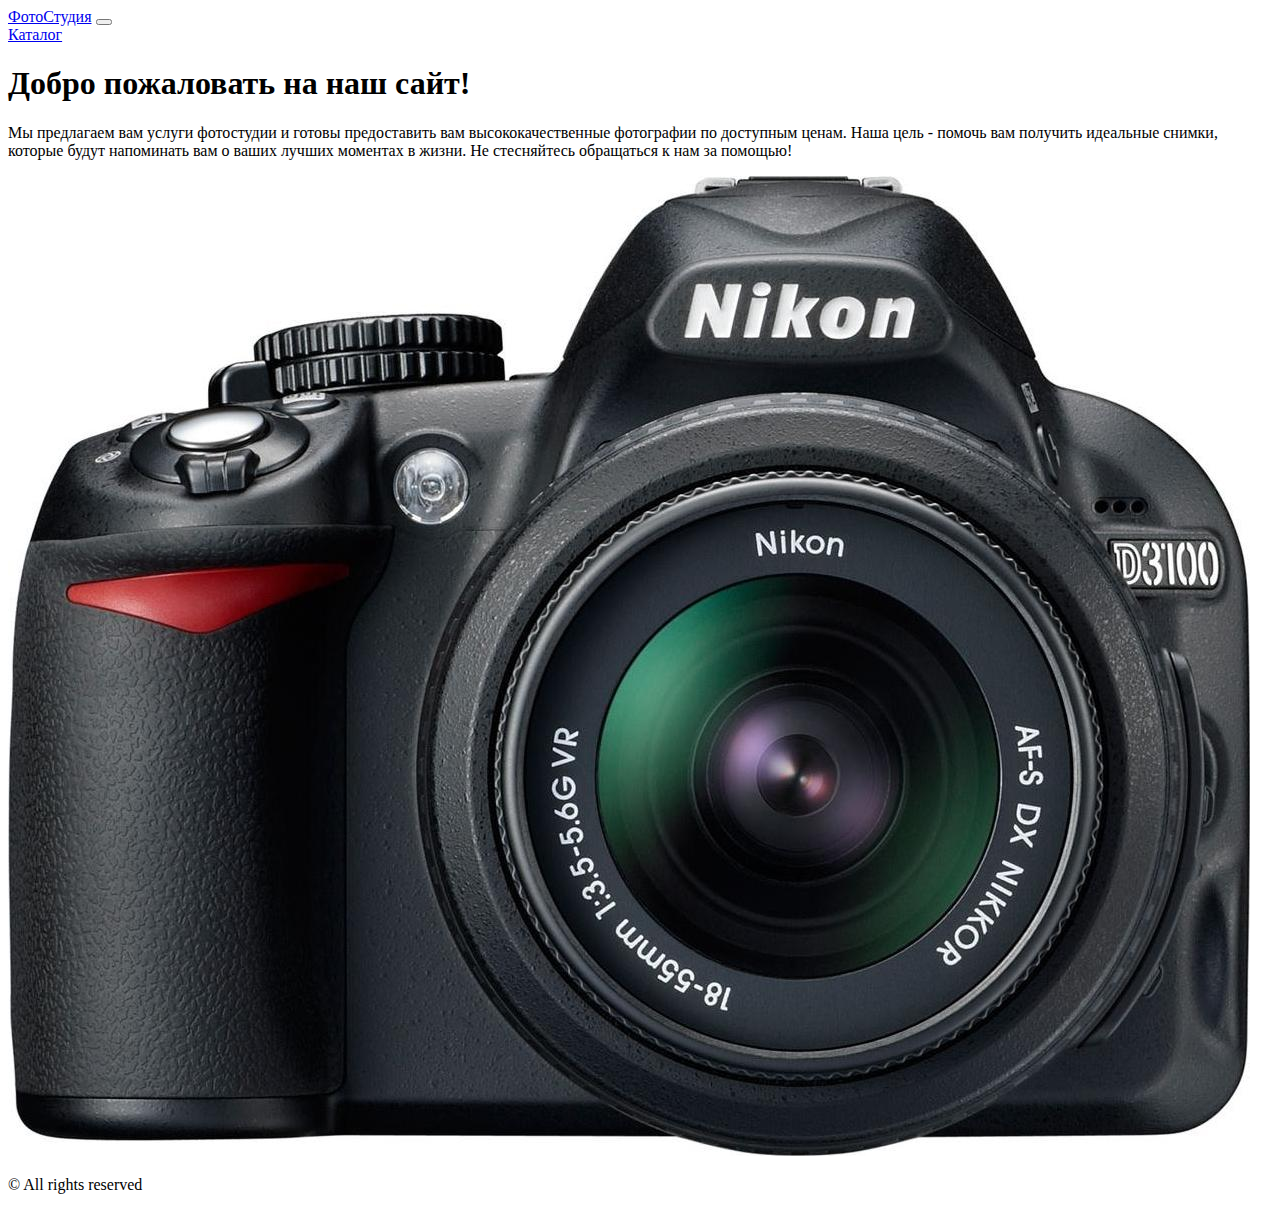
<file: index.html>
<!DOCTYPE html>
<html lang="en">
<head>
    <meta charset="UTF-8">
    <meta http-equiv="X-UA-Compatible" content="IE=edge">
    <meta name="viewport" content="width=device-width, initial-scale=1.0">
    <title>Photosession Studio</title>
    <link href="https://cdn.jsdelivr.net/npm/bootstrap@5.3.0-alpha1/dist/css/bootstrap.min.css" rel="stylesheet" integrity="sha384-GLhlTQ8iRABdZLl6O3oVMWSktQOp6b7In1Zl3/Jr59b6EGGoI1aFkw7cmDA6j6gD" crossorigin="anonymous">
    <link rel="stylesheet" href="css/style.css">
</head>
<body class="d-flex flex-column min-vh-100">
  <header>
    <nav class="navbar navbar-expand-sm bg-body-tertiary">
      <div class="container">
        <a class="navbar-brand" href="index.html">ФотоСтудия</a>
          <button class="navbar-toggler" type="button" data-bs-toggle="collapse" data-bs-target="#navbarNavAltMarkup" aria-controls="navbarNavAltMarkup" aria-expanded="false" aria-label="Toggle navigation">
          <span class="navbar-toggler-icon"></span>
        </button>
        <div class="collapse navbar-collapse" id="navbarNavAltMarkup">
          <div class="navbar-nav">
            <a class="nav-link" href="catalog.html">Каталог</a>
          </div>
        </div>
      </div>
    </nav>
  </header>
  <section class="mt-5">
    <div class="container">
      <div class="row align-items-center">
        <div class="col-sm-8">
          <h1>Добро пожаловать на наш сайт!</h1>
          <p>Мы предлагаем вам услуги фотостудии и готовы предоставить вам высококачественные фотографии по доступным ценам.
             Наша цель - помочь вам получить идеальные снимки, которые будут напоминать вам о ваших лучших моментах в жизни. Не стесняйтесь обращаться к нам за помощью!
          </p>
        </div>
        <div class="col-sm-4">
          <img class="w-100" src="img/indexPhoto.jpg" alt="indexPhoto">
        </div>
      </div>
    </div>
  </section>
  <footer class="mt-auto">
    <div class="container">
      <p class="text-center text-muted">© All rights reserved</p>
    </div>
  </footer>
  <script src="https://cdn.jsdelivr.net/npm/bootstrap@5.1.3/dist/js/bootstrap.bundle.min.js" integrity="sha384-ka7Sk0Gln4gmtz2MlQnikT1wXgYsOg+OMhuP+IlRH9sENBO0LRn5q+8nbTov4+1p" crossorigin="anonymous"></script>
</body>
</html>
</file>
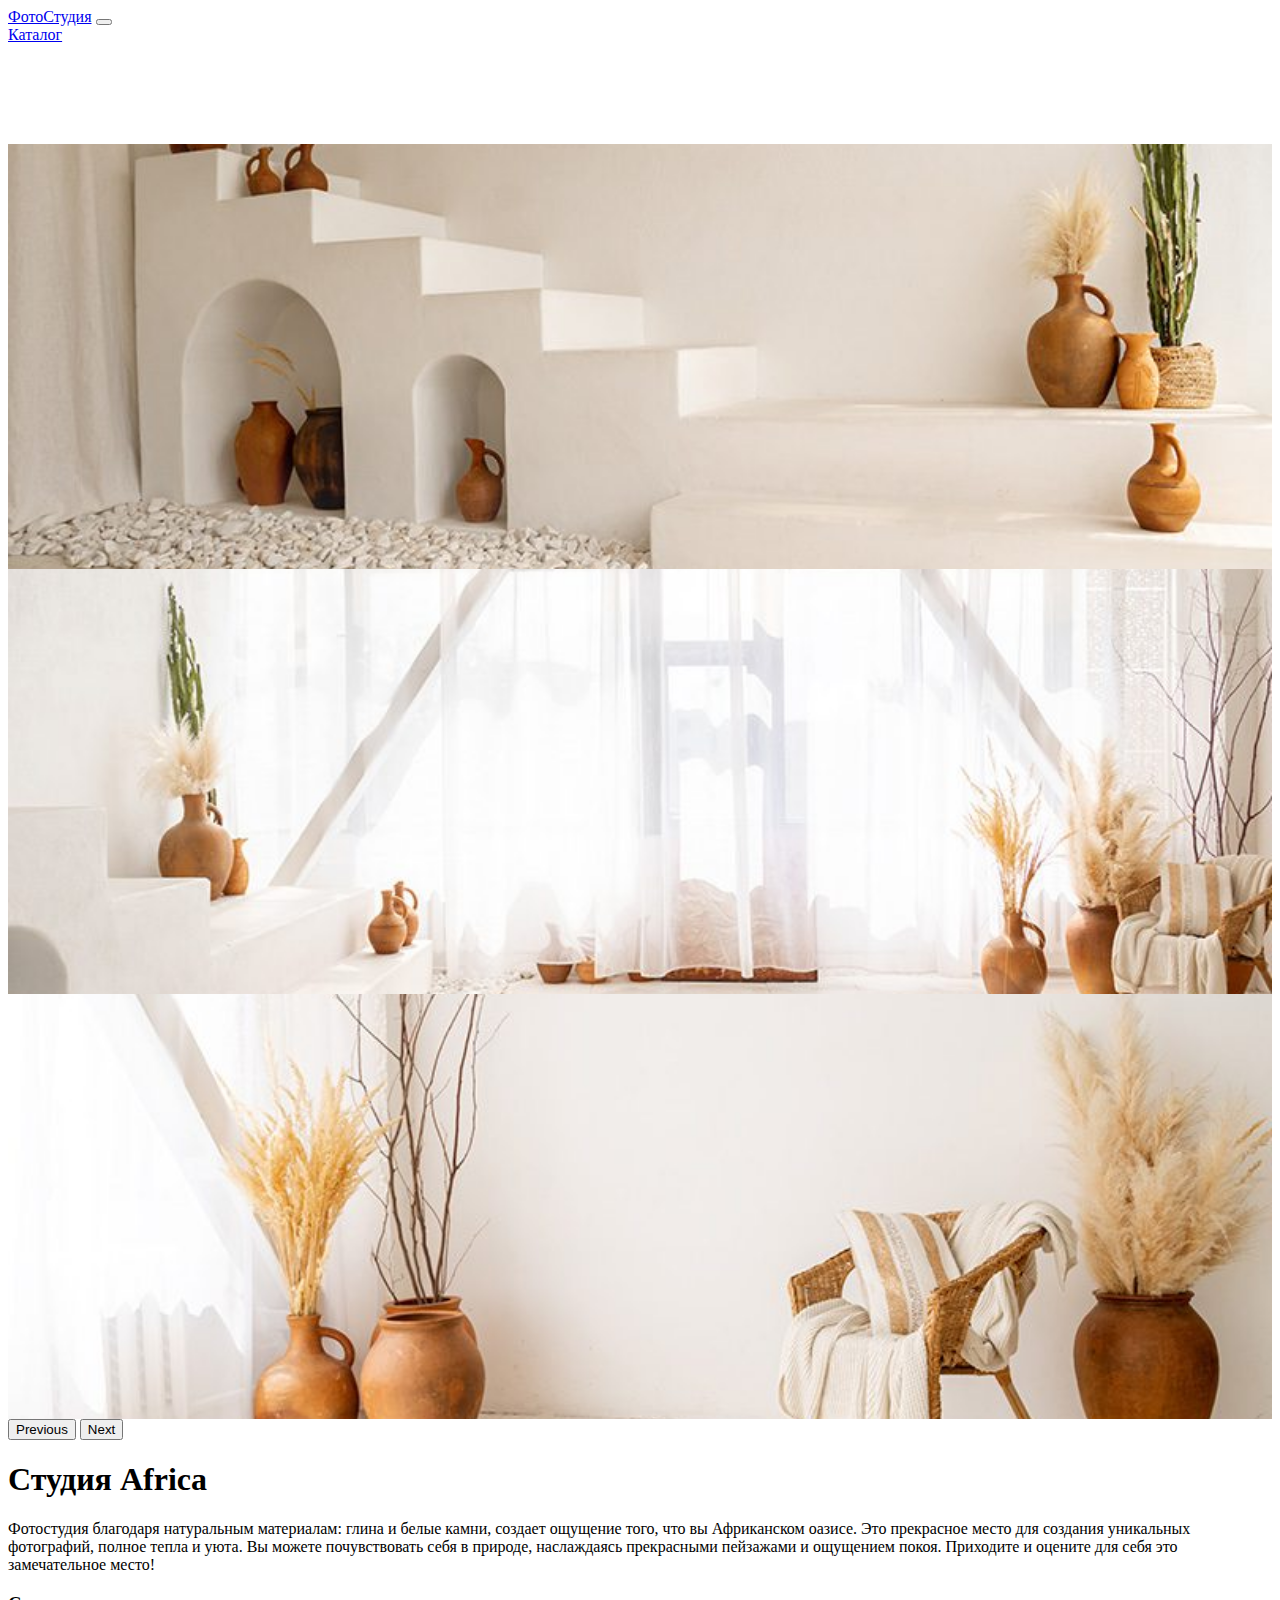
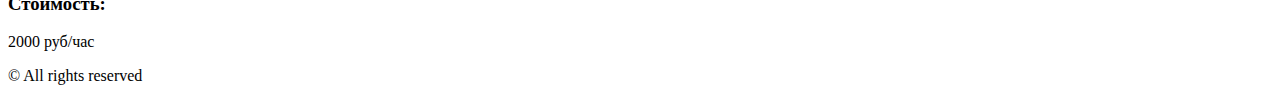
<file: africaRoom.html>
<!DOCTYPE html>
<html lang="en">
<head>
    <meta charset="UTF-8">
    <meta http-equiv="X-UA-Compatible" content="IE=edge">
    <meta name="viewport" content="width=device-width, initial-scale=1.0">
    <title>Photosession Studio</title>
    <link href="https://cdn.jsdelivr.net/npm/bootstrap@5.3.0-alpha1/dist/css/bootstrap.min.css" rel="stylesheet" integrity="sha384-GLhlTQ8iRABdZLl6O3oVMWSktQOp6b7In1Zl3/Jr59b6EGGoI1aFkw7cmDA6j6gD" crossorigin="anonymous">
    <link rel="stylesheet" href="css/style.css">
</head>
<body class="d-flex flex-column min-vh-100">
  <header>
    <nav class="navbar navbar-expand-lg bg-body-tertiary">
      <div class="container">
        <a class="navbar-brand" href="index.html">ФотоСтудия</a>
        <button class="navbar-toggler" type="button" data-bs-toggle="collapse" data-bs-target="#navbarNavAltMarkup" aria-controls="navbarNavAltMarkup" aria-expanded="false" aria-label="Toggle navigation">
          <span class="navbar-toggler-icon"></span>
        </button>
        <div class="collapse navbar-collapse" id="navbarNavAltMarkup">
          <div class="navbar-nav">
            <a class="nav-link" href="catalog.html">Каталог</a>
          </div>
        </div>
      </div>
    </nav>
  </header>
  <section class="main-content">
    <div class="container text-center">
      <div class="row">
        <div class="col-lg-6 mb-5">
          <div id="carouselExample" class="carousel slide">
            <div class="carousel-inner">
              <div class="carousel-item active">
                <img src="img/africaRoom1.jpg" class="d-block w-100" alt="africaRoom1">
              </div>
              <div class="carousel-item">
                <img src="img/africaRoom2.jpg" class="d-block w-100" alt="africaRoom2">
              </div>
              <div class="carousel-item">
                <img src="img/africaRoom3.jpg" class="d-block w-100" alt="africaRoom3">
              </div>
            </div>
            <button class="carousel-control-prev" type="button" data-bs-target="#carouselExample" data-bs-slide="prev">
              <span class="carousel-control-prev-icon" aria-hidden="true"></span>
              <span class="visually-hidden">Previous</span>
            </button>
            <button class="carousel-control-next" type="button" data-bs-target="#carouselExample" data-bs-slide="next">
              <span class="carousel-control-next-icon" aria-hidden="true"></span>
              <span class="visually-hidden">Next</span>
            </button>
          </div>
        </div>
        <div class="col-lg-6">
          <h1>Студия Africa</h1>
          <p>
              Фотостудия благодаря натуральным материалам: глина и белые камни, создает ощущение того, что вы Африканском оазисе. Это прекрасное место для создания уникальных фотографий, полное тепла и уюта. Вы можете почувствовать себя в природе, наслаждаясь прекрасными пейзажами и ощущением покоя. Приходите и оцените для себя это замечательное место!
          </p>
          <h3>Стоимость:</h3><p>2000 руб/час</p>
        </div>
      </div>
    </div>
  </section>
  <footer class="mt-auto">
    <div class="container">
      <p class="text-center text-muted">© All rights reserved</p>
    </div>
  </footer>
  <script src="https://cdn.jsdelivr.net/npm/bootstrap@5.1.3/dist/js/bootstrap.bundle.min.js" integrity="sha384-ka7Sk0Gln4gmtz2MlQnikT1wXgYsOg+OMhuP+IlRH9sENBO0LRn5q+8nbTov4+1p" crossorigin="anonymous"></script>
</body>
</html>
</file>
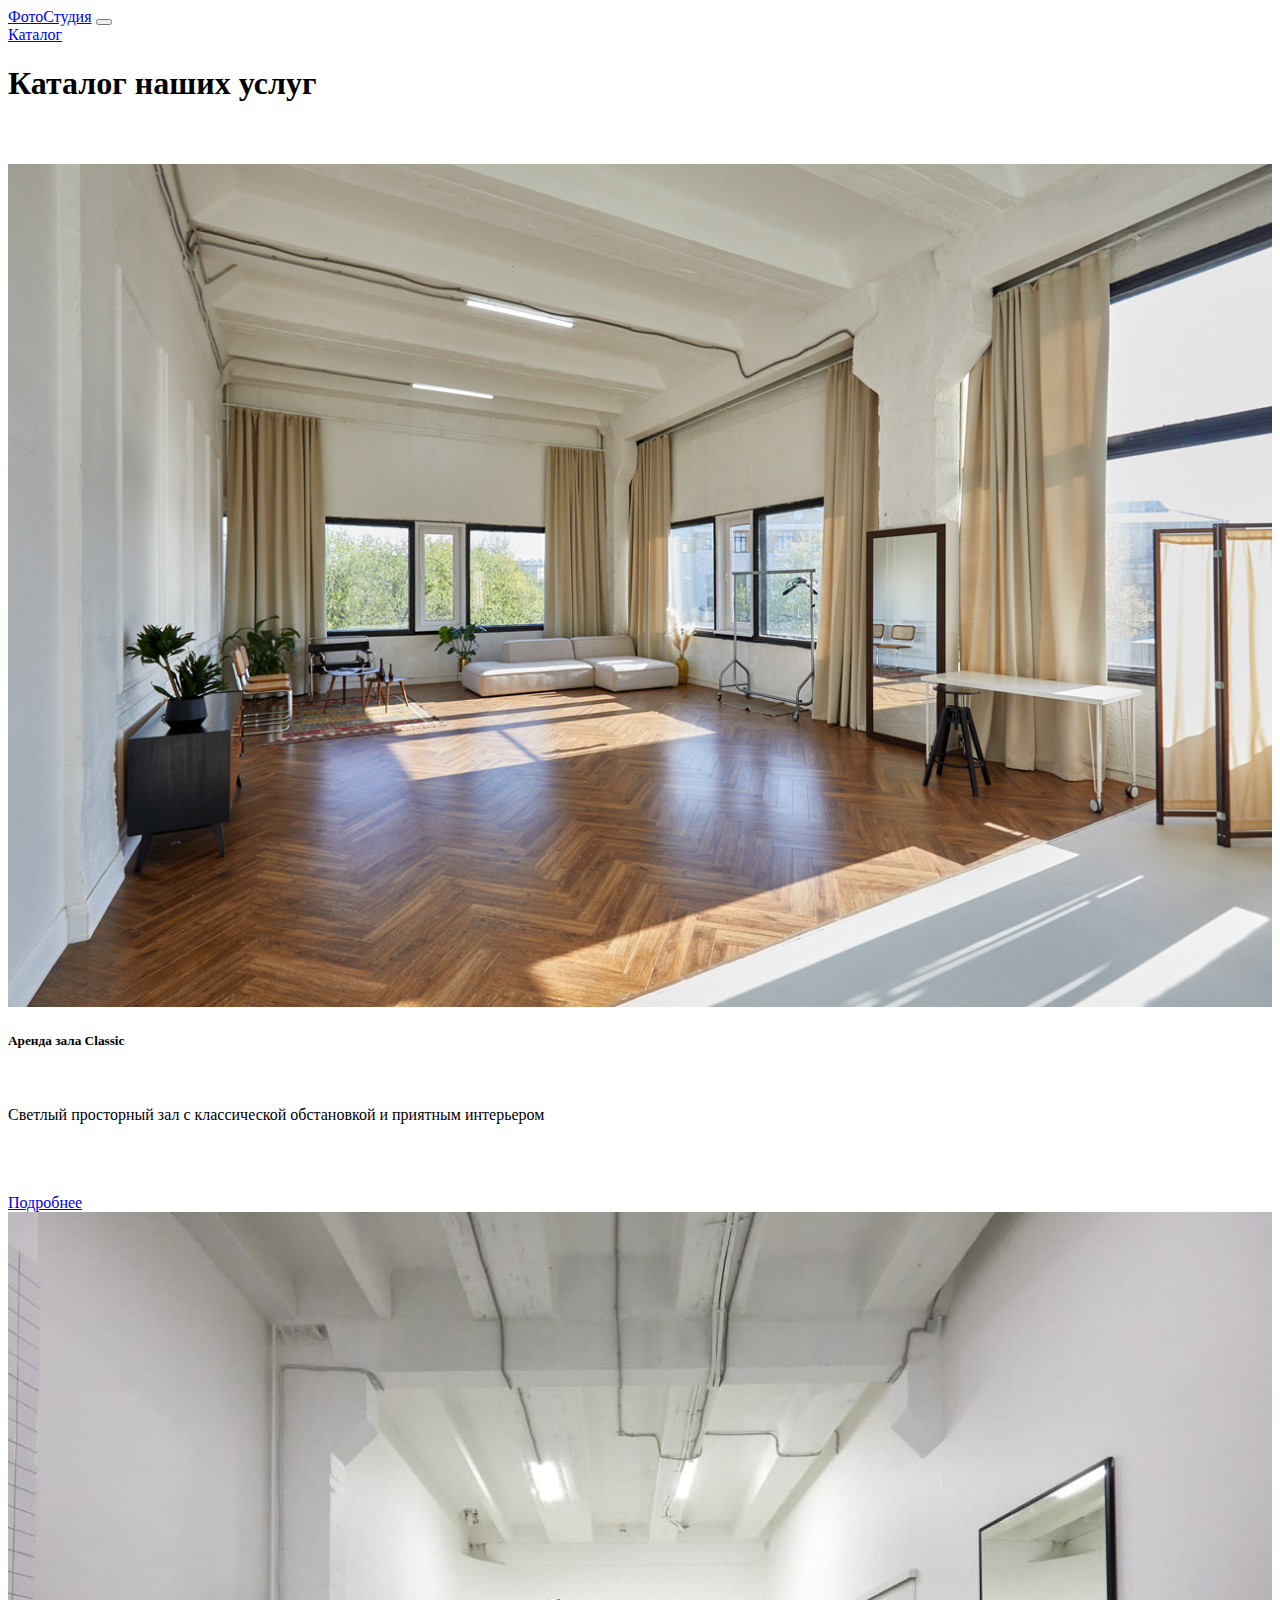
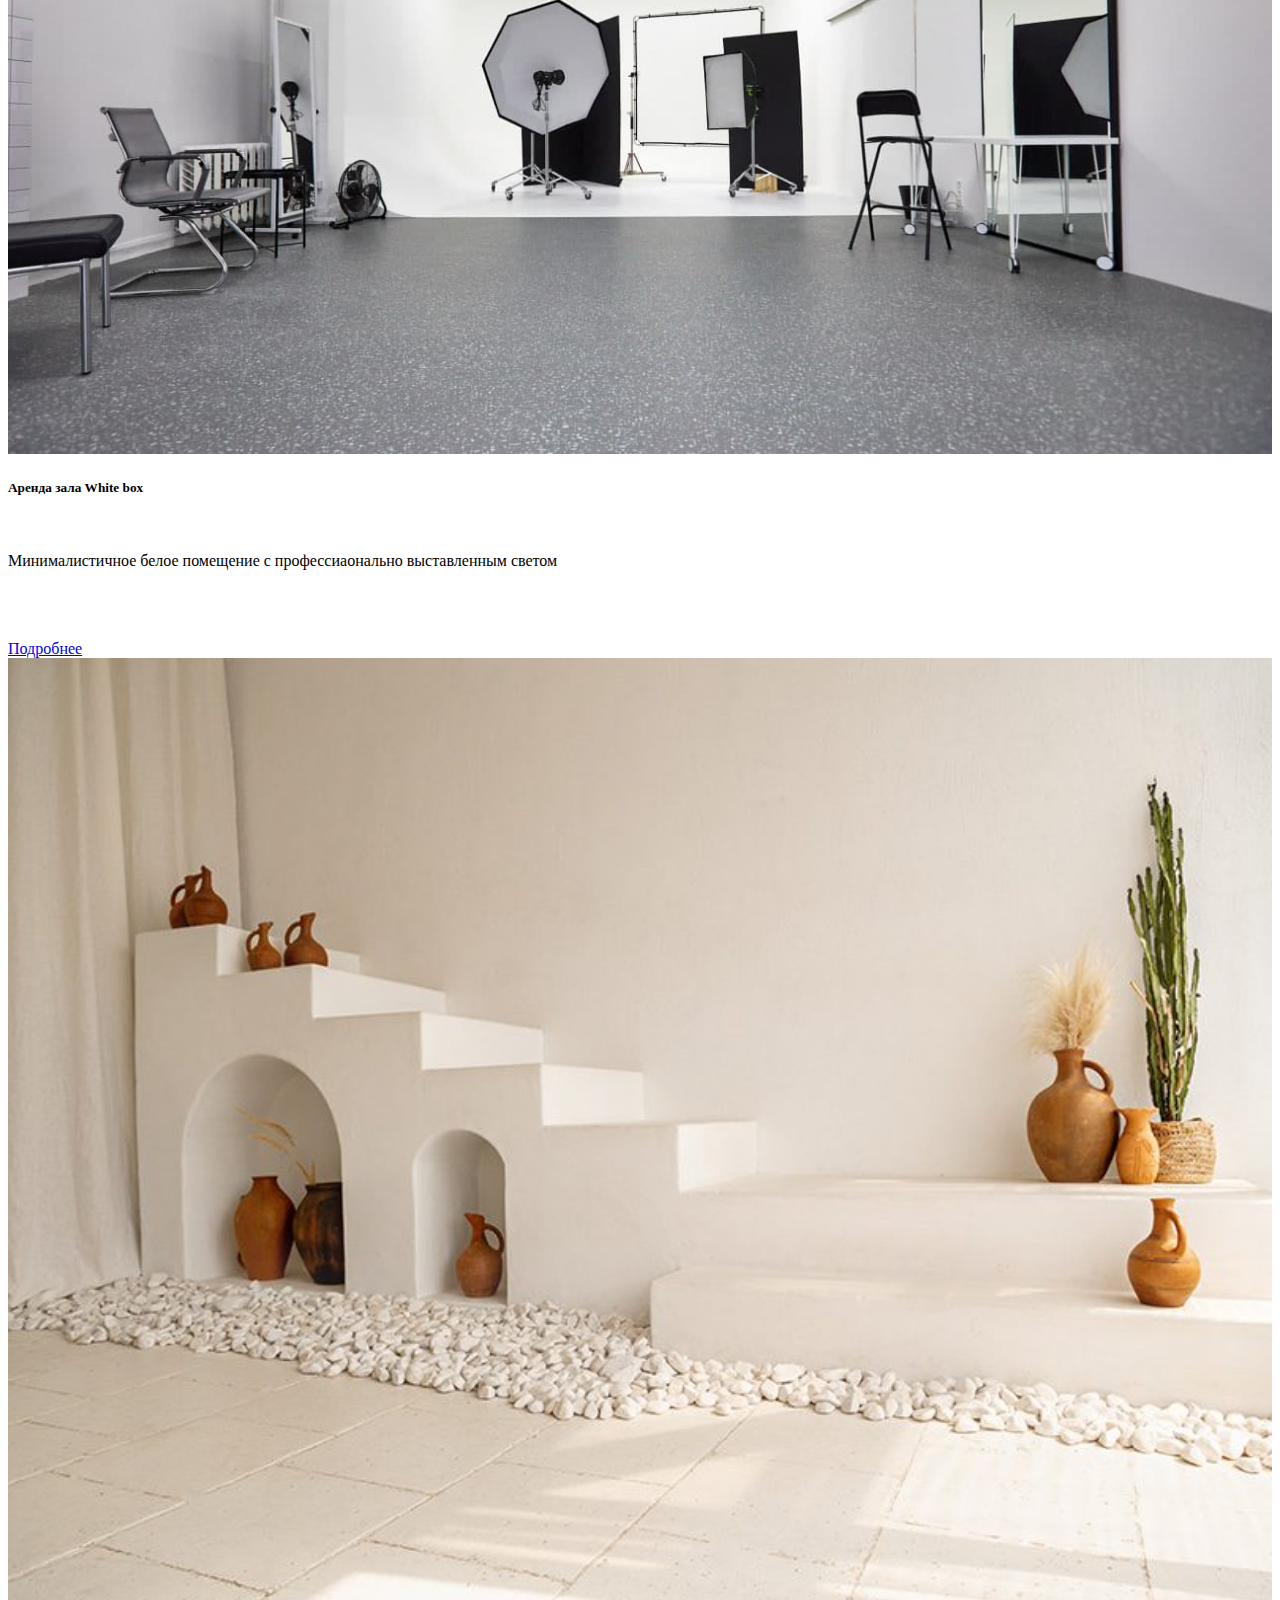
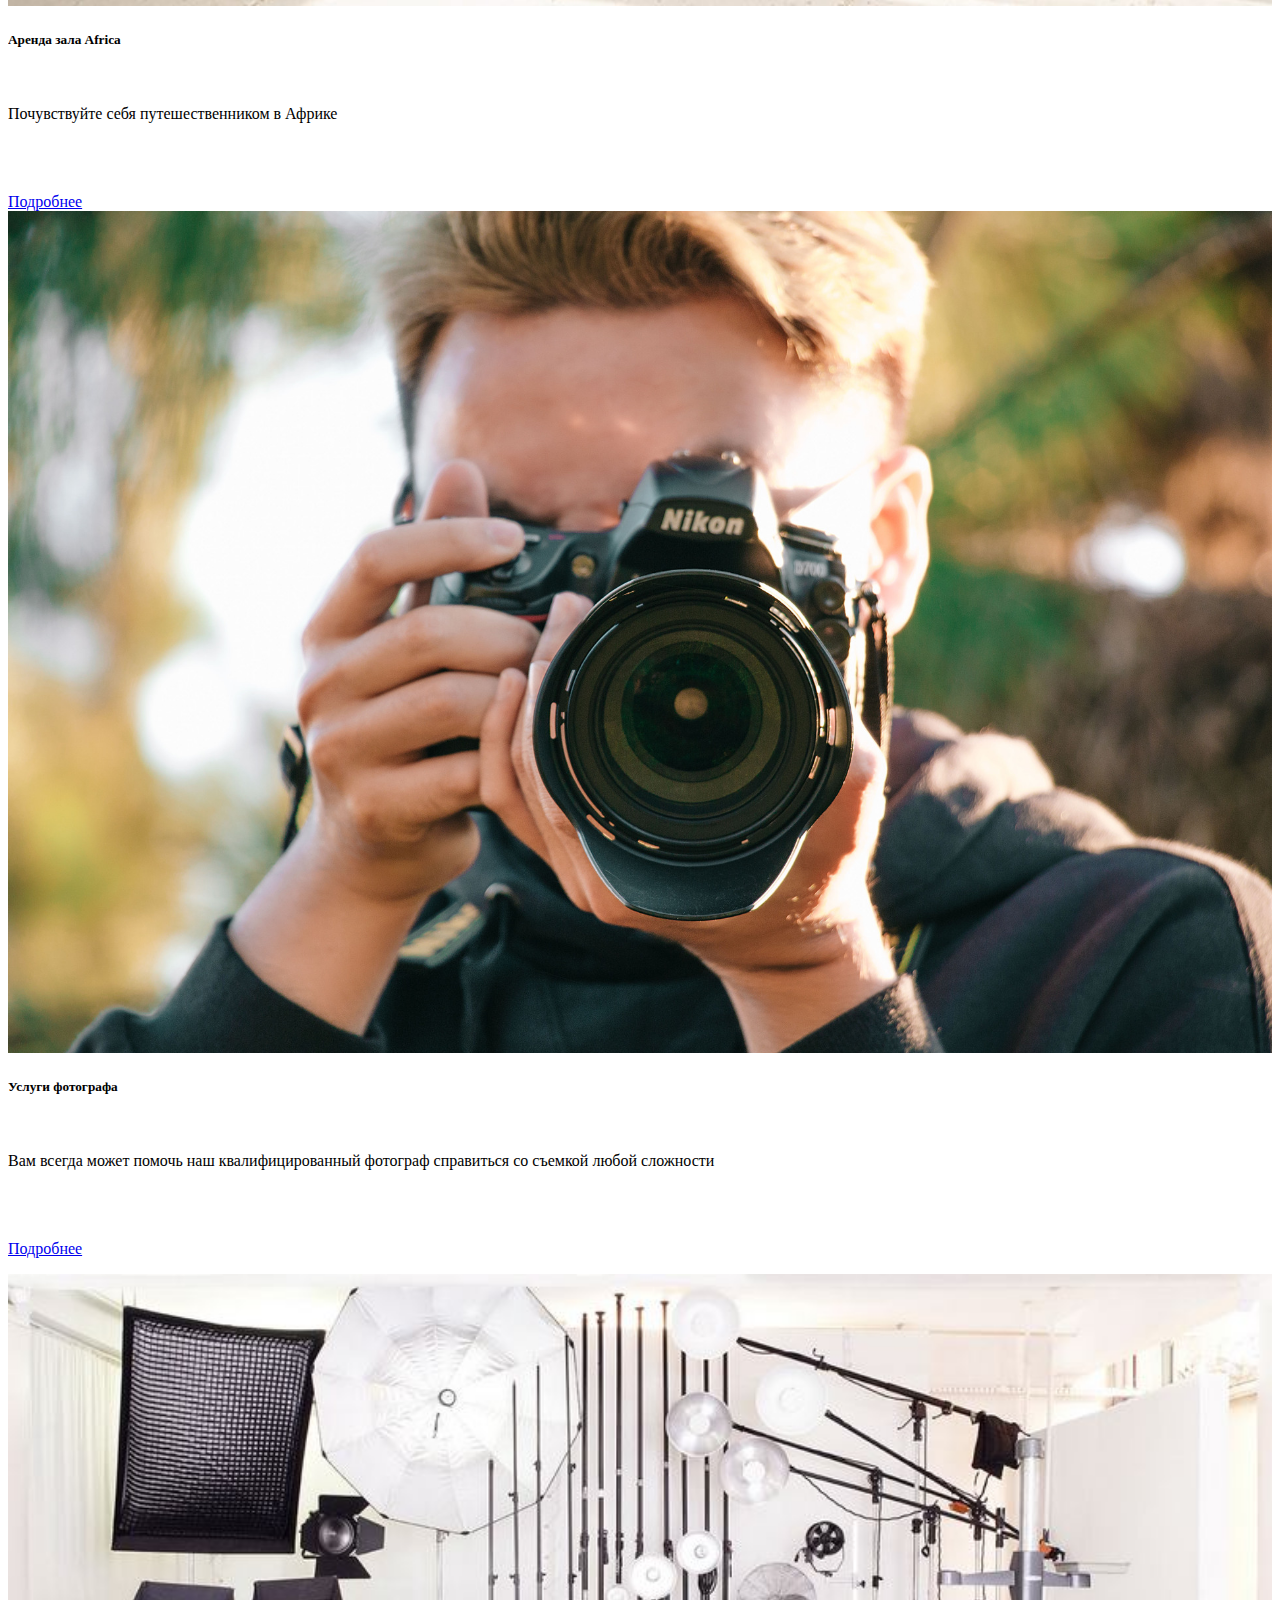
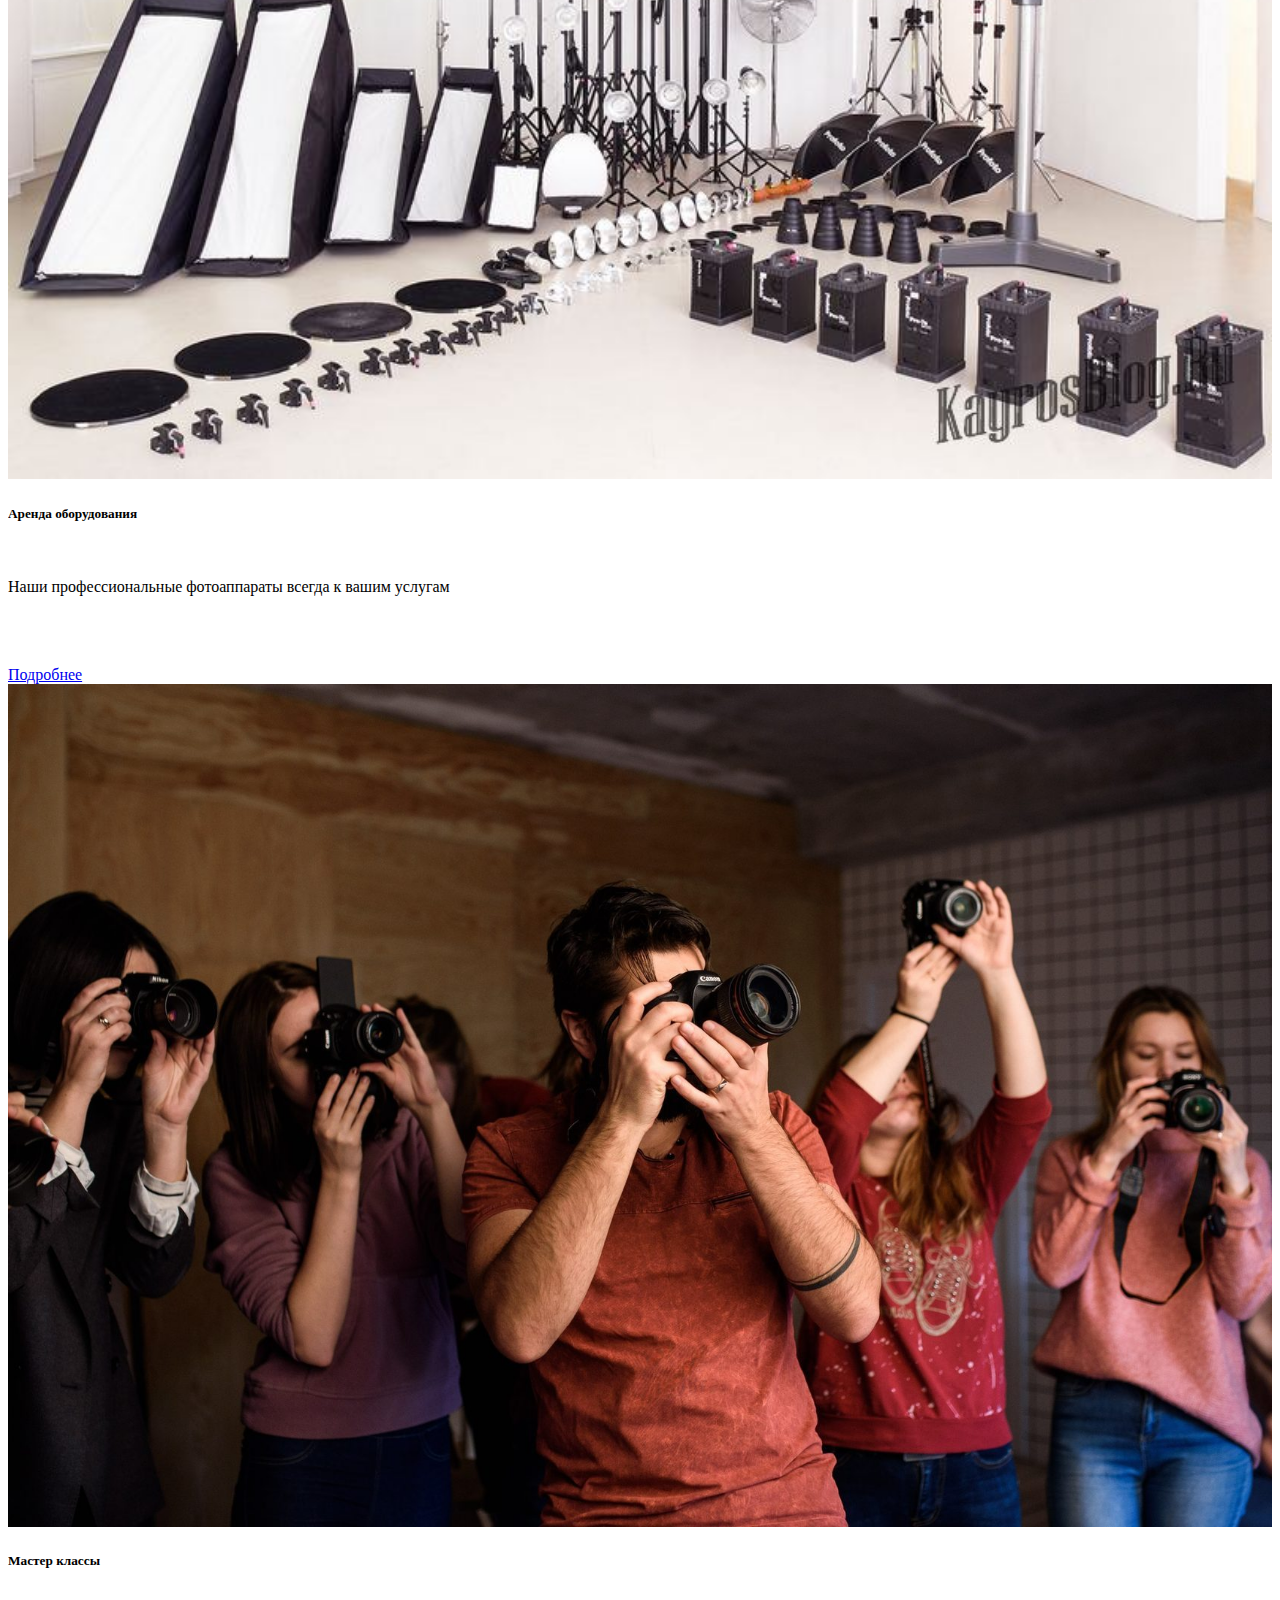
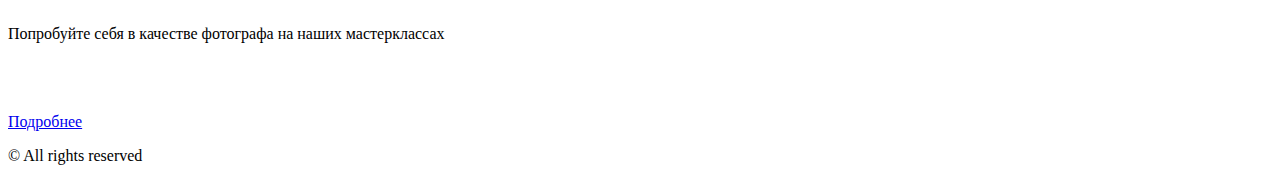
<file: catalog.html>
<!DOCTYPE html>
<html lang="en">
<head>
    <meta charset="UTF-8">
    <meta http-equiv="X-UA-Compatible" content="IE=edge">
    <meta name="viewport" content="width=device-width, initial-scale=1.0">
    <title>Photosession Studio</title>
    <link href="https://cdn.jsdelivr.net/npm/bootstrap@5.3.0-alpha1/dist/css/bootstrap.min.css" rel="stylesheet" integrity="sha384-GLhlTQ8iRABdZLl6O3oVMWSktQOp6b7In1Zl3/Jr59b6EGGoI1aFkw7cmDA6j6gD" crossorigin="anonymous">
    <link rel="stylesheet" href="css/style.css">
</head>
<body class="d-flex flex-column min-vh-100">
  <header>
    <nav class="navbar navbar-expand-sm bg-body-tertiary">
      <div class="container">
        <a class="navbar-brand" href="index.html">ФотоСтудия</a>
          <button class="navbar-toggler" type="button" data-bs-toggle="collapse" data-bs-target="#navbarNavAltMarkup" aria-controls="navbarNavAltMarkup" aria-expanded="false" aria-label="Toggle navigation">
          <span class="navbar-toggler-icon"></span>
        </button>
        <div class="collapse navbar-collapse" id="navbarNavAltMarkup">
          <div class="navbar-nav">
            <a class="nav-link" href="catalog.html">Каталог</a>
          </div>
        </div>
      </div>
    </nav>
  </header>
  <div class="container mt-5"> 
    <h1>Каталог наших услуг</h1> 
  </div>
  <section class="catalog">
    <div class="container">
      <div class="row">
        <div class="col-lg-4 mb-5">
          <div class="card">
            <picture class="wrapper-img">
              <img src="img/classicRoom1.jpg" class="card-img-top" alt="classicRoom1">
            </picture>
              <div class="card-body">
                <h5 class="card-title">Аренда зала Classic</h5>
                <p class="card-text">Светлый просторный зал с классической обстановкой и приятным интерьером</p>
                <a href="classicRoom.html" class="btn btn-primary">Подробнее</a>
              </div>
            </div>
        </div>
        <div class="col-lg-4 mb-5">
          <div class="card">
            <picture class="wrapper-img">
              <img src="img/whiteRoom1.jpg" class="card-img-top" alt="whiteRoom1">
            </picture>
              <div class="card-body">
                <h5 class="card-title">Аренда зала White box</h5>
                <p class="card-text">Минималистичное белое помещение с профессиаонально выставленным светом</p>
                <a href="whiteBoxRoom.html" class="btn btn-primary">Подробнее</a>
              </div>
          </div>
        </div>
        <div class="col-lg-4 mb-5">
          <div class="card">
            <picture class="wrapper-img">
              <img src="img/africaRoom1.jpg" class="card-img-top" alt="africaRoom1">
            </picture>
              <div class="card-body">
                <h5 class="card-title">Аренда зала Africa</h5>
                <p class="card-text">Почувствуйте себя путешественником в Африке</p>
                <a href="africaRoom.html" class="btn btn-primary">Подробнее</a>
              </div>
          </div>
        </div>
        <div class="col-lg-4 mb-5">
          <div class="card">
            <picture class="wrapper-img">
              <img src="img/photographServiceCatalog.jpg" class="card-img-top" alt="photographServiceCatalog">
            </picture>
              <div class="card-body">
                <h5 class="card-title">Услуги фотографа</h5>
                <p class="card-text">Вам всегда может помочь наш квалифицированный фотограф справиться со съемкой любой сложности<p>
                <a href="photographService.html" class="btn btn-primary">Подробнее</a>
              </div>
            </div>
        </div>
        <div class="col-lg-4 mb-5">
          <div class="card"> 
            <picture class="wrapper-img">
              <img src="img/rentEquipmentCatalog.jpg" class="card-img-top" alt="rentEquipmentCatalog">
            </picture>
              <div class="card-body">
                <h5 class="card-title">Аренда оборудования</h5>
                <p class="card-text">Наши профессиональные фотоаппараты всегда к вашим услугам</p>
                <a href="equipmentRent.html" class="btn btn-primary">Подробнее</a>
              </div>
            </div>
          </div>
        <div class="col-lg-4 mb-5">
          <div class="card">
            <picture class="wrapper-img">
              <img src="img/masterClassCatalog.jpg" class="card-img-top" alt="masterClassCatalog">
            </picture>
              <div class="card-body">
                <h5 class="card-title">Мастер классы</h5>
                <p class="card-text">Попробуйте себя в качестве фотографа на наших мастерклассах</p>
                <a href="masterClass.html" class="btn btn-primary">Подробнее</a>
              </div>
            </div>
        </div>
      </div>
    </div>
  </section>
    <footer class="mt-auto">
      <div class="container">
        <p class="text-center text-muted">© All rights reserved</p>
      </div>
    </footer>
    <script src="https://cdn.jsdelivr.net/npm/bootstrap@5.1.3/dist/js/bootstrap.bundle.min.js" integrity="sha384-ka7Sk0Gln4gmtz2MlQnikT1wXgYsOg+OMhuP+IlRH9sENBO0LRn5q+8nbTov4+1p" crossorigin="anonymous"></script>
</body>
</html>
</file>
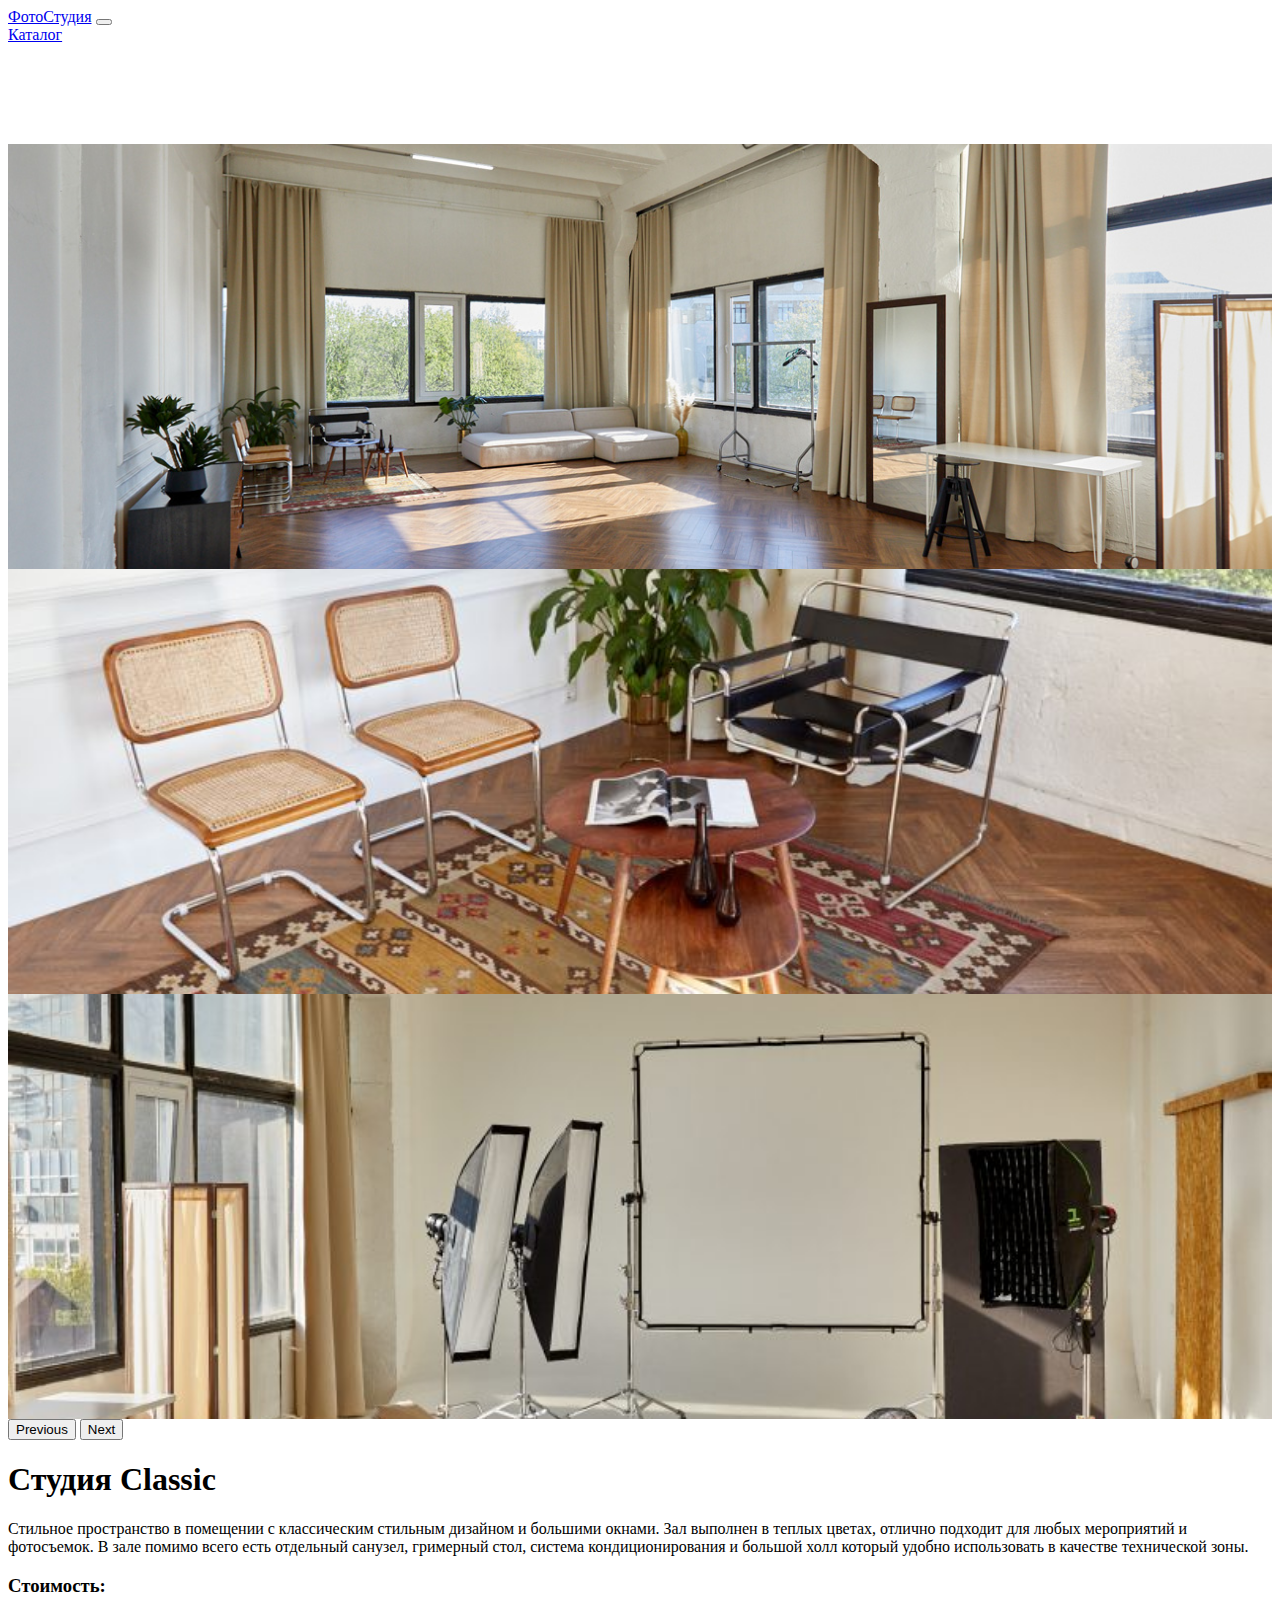
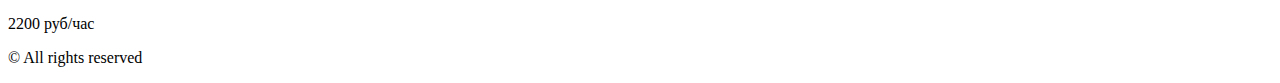
<file: classicRoom.html>
<!DOCTYPE html>
<html lang="en">
<head>
    <meta charset="UTF-8">
    <meta http-equiv="X-UA-Compatible" content="IE=edge">
    <meta name="viewport" content="width=device-width, initial-scale=1.0">
    <title>Photosession Studio</title>
    <link href="https://cdn.jsdelivr.net/npm/bootstrap@5.3.0-alpha1/dist/css/bootstrap.min.css" rel="stylesheet" integrity="sha384-GLhlTQ8iRABdZLl6O3oVMWSktQOp6b7In1Zl3/Jr59b6EGGoI1aFkw7cmDA6j6gD" crossorigin="anonymous">
    <link rel="stylesheet" href="css/style.css">
</head>
<body class="d-flex flex-column min-vh-100">
  <header>
    <nav class="navbar navbar-expand-lg bg-body-tertiary">
      <div class="container">
        <a class="navbar-brand" href="index.html">ФотоСтудия</a>
        <button class="navbar-toggler" type="button" data-bs-toggle="collapse" data-bs-target="#navbarNavAltMarkup" aria-controls="navbarNavAltMarkup" aria-expanded="false" aria-label="Toggle navigation">
          <span class="navbar-toggler-icon"></span>
        </button>
        <div class="collapse navbar-collapse" id="navbarNavAltMarkup">
          <div class="navbar-nav">
            <a class="nav-link" href="catalog.html">Каталог</a>
          </div>
        </div>
      </div>
    </nav>
  </header>
  <section class="main-content">
    <div class="container text-center">
      <div class="row">
        <div class="col-lg-6 mb-5">
          <div id="carouselExample" class="carousel slide">
            <div class="carousel-inner">
              <div class="carousel-item active">
                <img src="img/classicRoom1.jpg" class="d-block w-100" alt="classicRoom1">
              </div>
              <div class="carousel-item">
                <img src="img/classicRoom2.jpg" class="d-block w-100" alt="classicRoom2"> 
              </div>
              <div class="carousel-item">
                <img src="img/classicRoom3.jpg"" class="d-block w-100" alt="classicRoom3">
              </div>
            </div>
            <button class="carousel-control-prev" type="button" data-bs-target="#carouselExample" data-bs-slide="prev">
              <span class="carousel-control-prev-icon" aria-hidden="true"></span>
              <span class="visually-hidden">Previous</span>
            </button>
            <button class="carousel-control-next" type="button" data-bs-target="#carouselExample" data-bs-slide="next">
              <span class="carousel-control-next-icon" aria-hidden="true"></span>
              <span class="visually-hidden">Next</span>
            </button>
          </div>
        </div>
        <div class="col-lg-6">
          <h1>Студия Classic</h1>
          <p>
            Стильное пространство в помещении с классическим стильным дизайном и большими окнами. 
            Зал выполнен в теплых цветах, отлично подходит для любых мероприятий и фотосъемок. 
            В зале помимо всего есть отдельный санузел, гримерный стол, система кондиционирования и большой холл который удобно использовать в качестве технической зоны. 
          </p>
          <h3>Стоимость:</h3><p>2200 руб/час</p>
        </div>
      </div>
    </div>
  </section> 
  <footer class="mt-auto">
    <div class="container">
      <p class="text-center text-muted">© All rights reserved</p>
    </div>
  </footer>
  <script src="https://cdn.jsdelivr.net/npm/bootstrap@5.1.3/dist/js/bootstrap.bundle.min.js" integrity="sha384-ka7Sk0Gln4gmtz2MlQnikT1wXgYsOg+OMhuP+IlRH9sENBO0LRn5q+8nbTov4+1p" crossorigin="anonymous"></script>
</body>
</html>
</file>
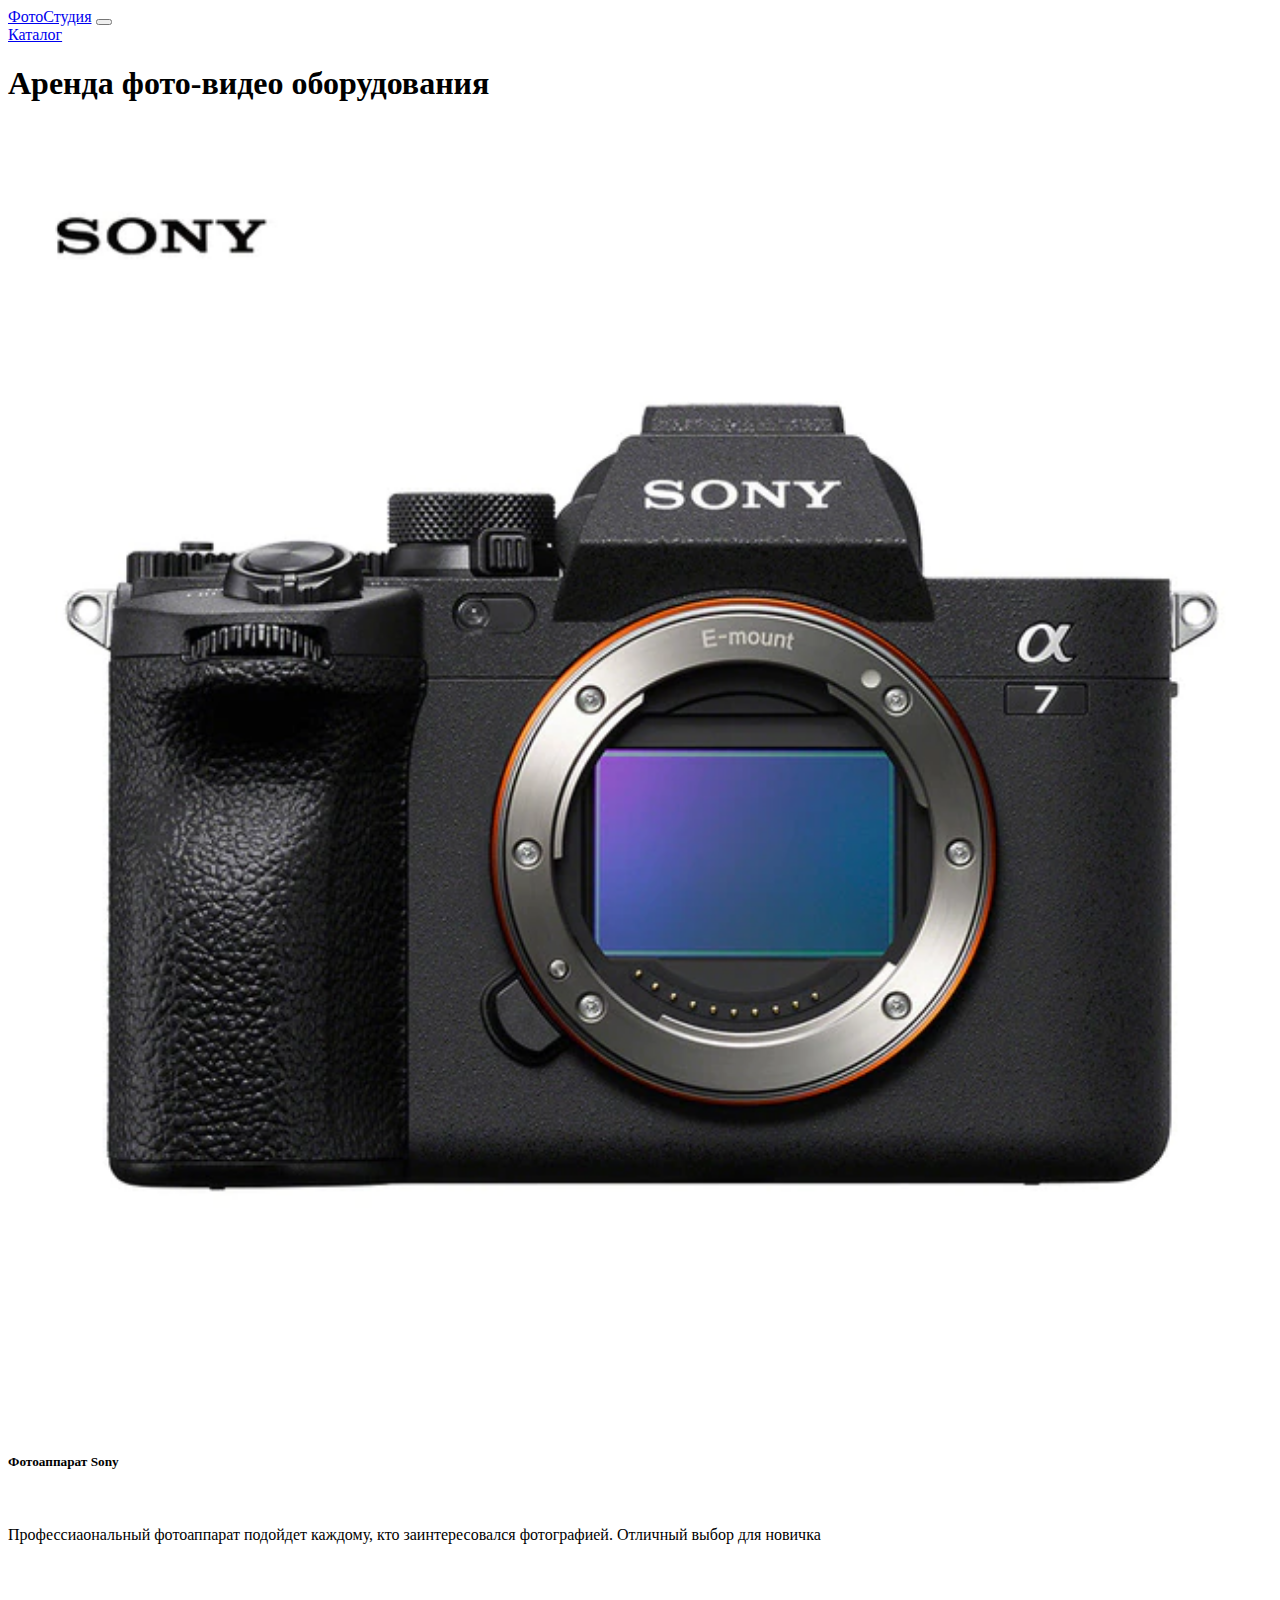
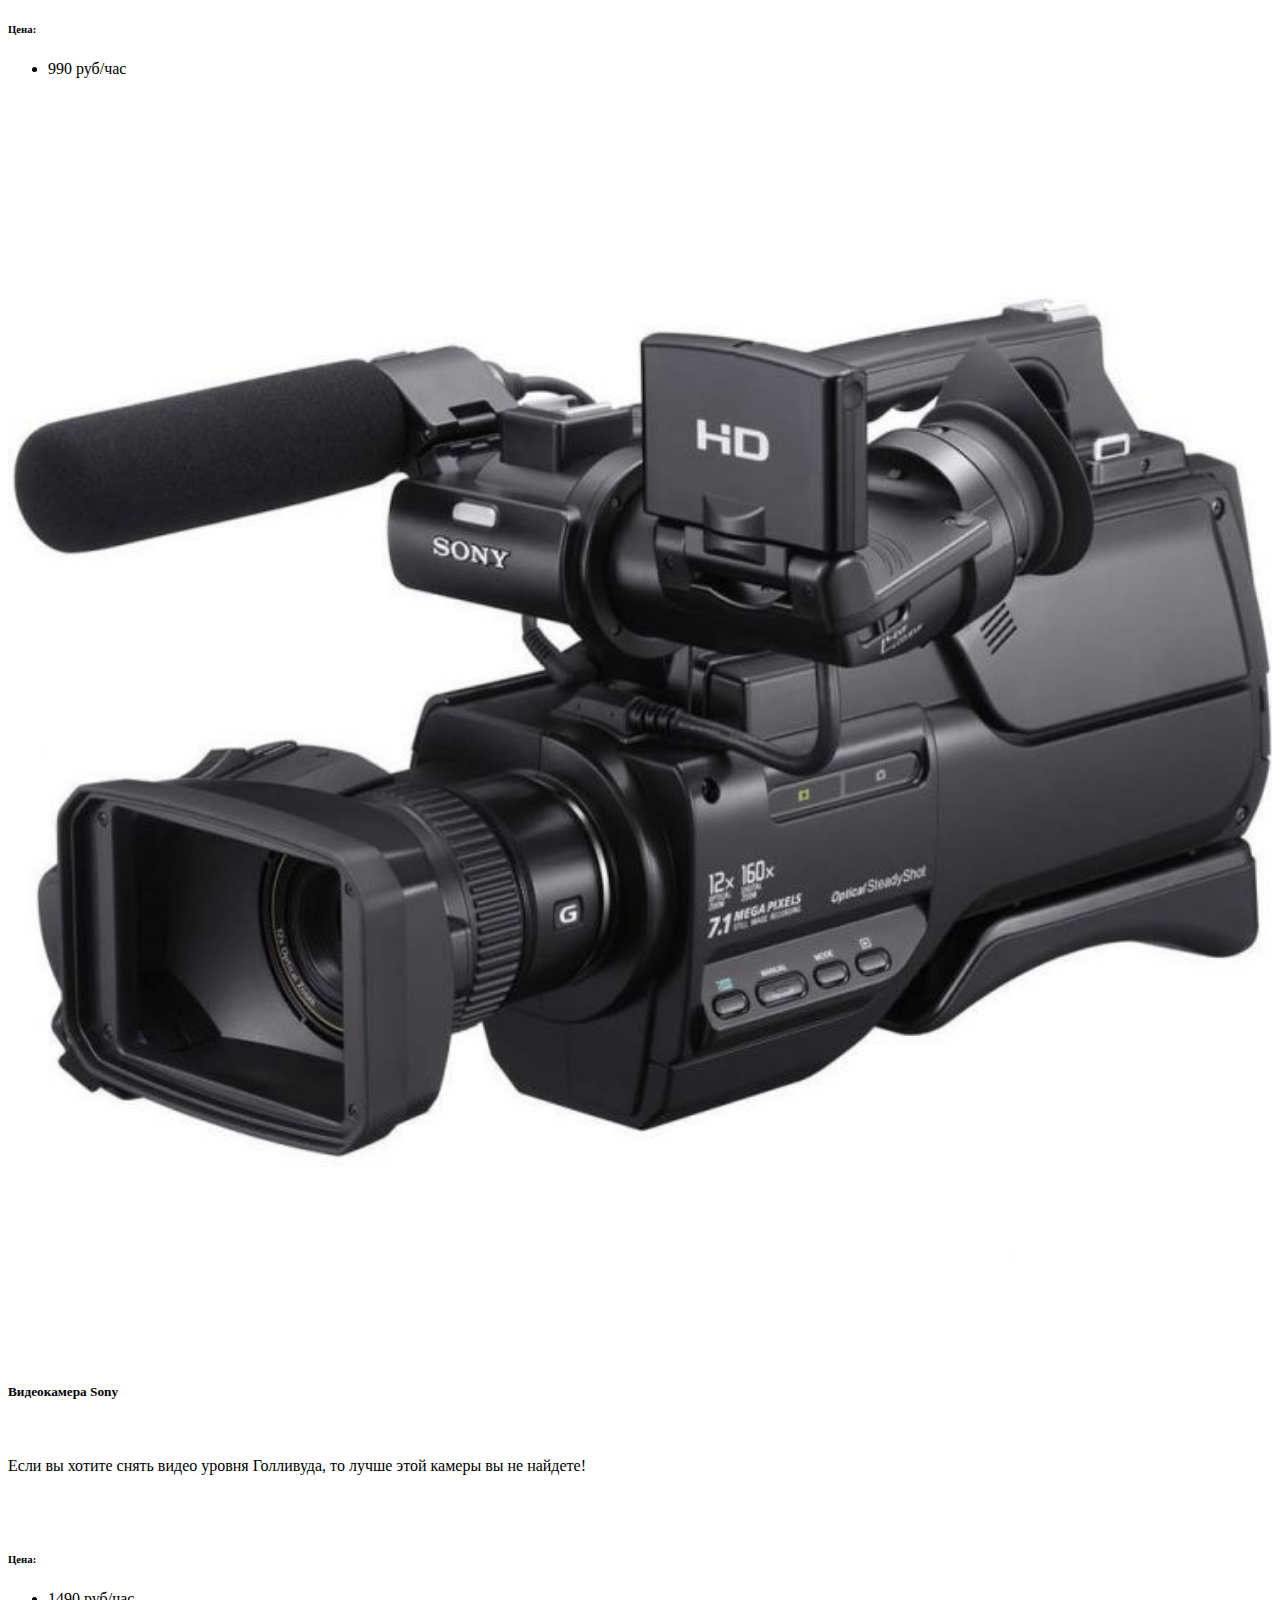
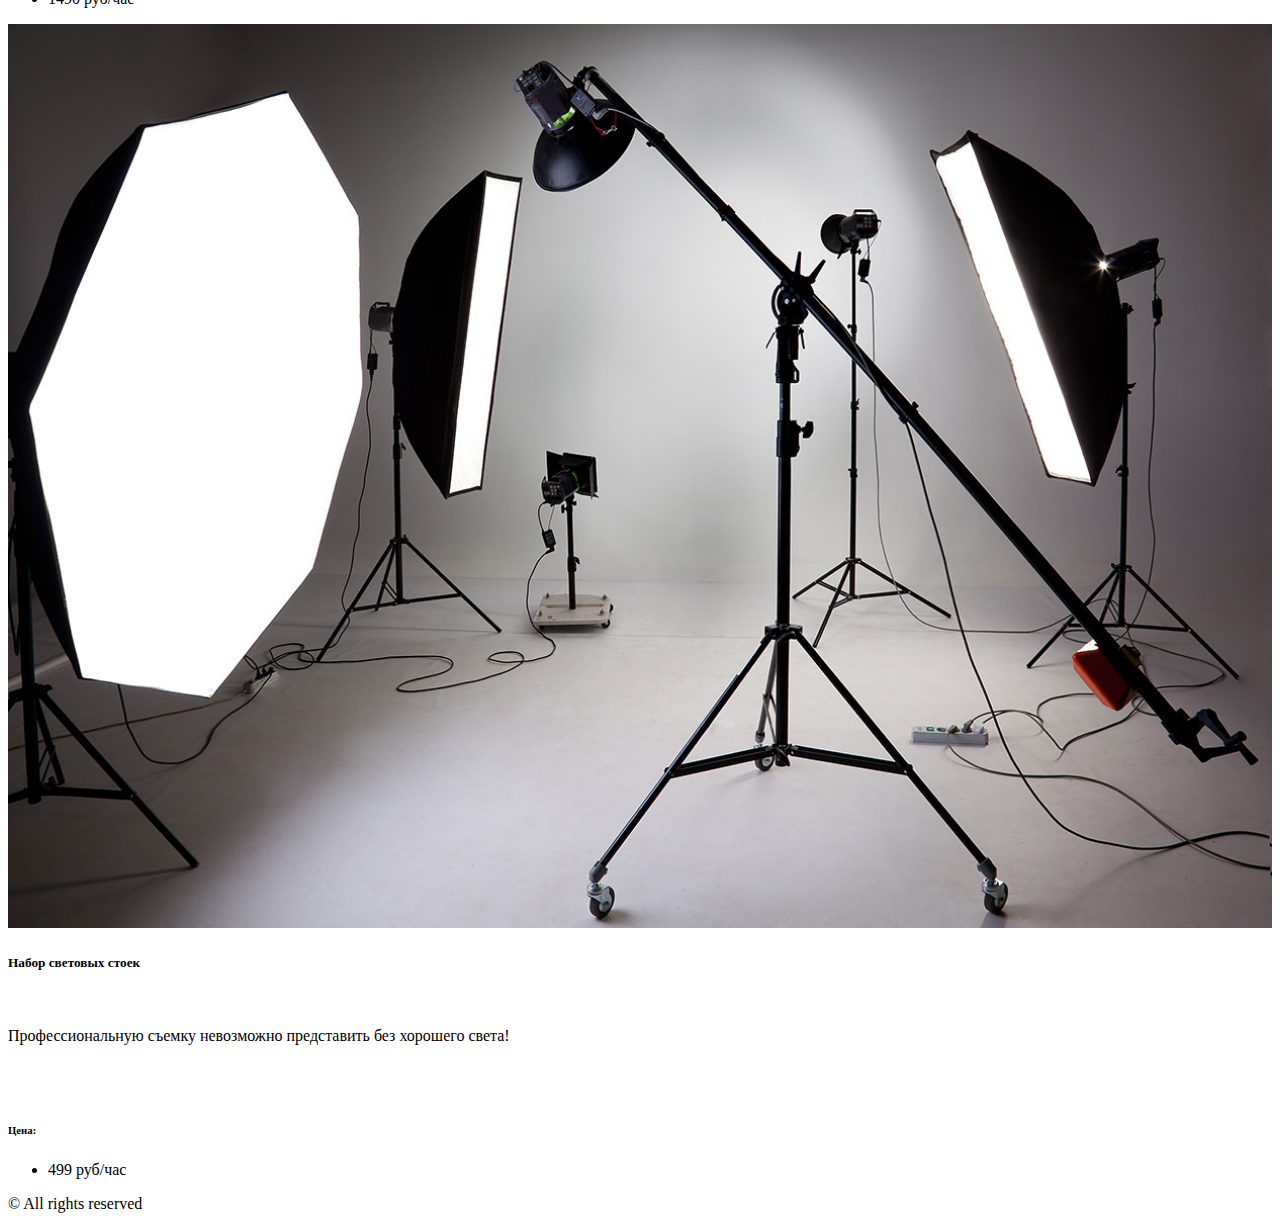
<file: equipmentRent.html>
<!DOCTYPE html>
<html lang="en">
<head>
    <meta charset="UTF-8">
    <meta http-equiv="X-UA-Compatible" content="IE=edge">
    <meta name="viewport" content="width=device-width, initial-scale=1.0">
    <title>Photosession Studio</title>
    <link href="https://cdn.jsdelivr.net/npm/bootstrap@5.3.0-alpha1/dist/css/bootstrap.min.css" rel="stylesheet" integrity="sha384-GLhlTQ8iRABdZLl6O3oVMWSktQOp6b7In1Zl3/Jr59b6EGGoI1aFkw7cmDA6j6gD" crossorigin="anonymous">
    <link rel="stylesheet" href="css/style.css">
</head>
<body class="d-flex flex-column min-vh-100">
  <header>
    <nav class="navbar navbar-expand-sm bg-body-tertiary">
      <div class="container">
        <a class="navbar-brand" href="index.html">ФотоСтудия</a>
          <button class="navbar-toggler" type="button" data-bs-toggle="collapse" data-bs-target="#navbarNavAltMarkup" aria-controls="navbarNavAltMarkup" aria-expanded="false" aria-label="Toggle navigation">
          <span class="navbar-toggler-icon"></span>
        </button>
        <div class="collapse navbar-collapse" id="navbarNavAltMarkup">
          <div class="navbar-nav">
            <a class="nav-link" href="catalog.html">Каталог</a>
          </div>
        </div>
      </div>
    </nav>
  </header>
  <div class="container mt-5"> 
    <h1>Аренда фото-видео оборудования</h1> 
  </div>
  <section class="catalog">
      <div class="container">
          <div class="row">
              <div class="col-lg-4 mb-5">
                  <div class="card">
                      <picture class="wrapper-img">
                      <img src="img/rentPhotocameraSony.webp" class="card-img-top" alt="rentPhotocameraSony">
                      </picture>
                      <div class="card-body">
                          <h5 class="card-title">Фотоаппарат Sony</h5>
                          <p class="card-text">Профессиаональный фотоаппарат подойдет каждому, кто заинтересовался фотографией. Отличный выбор для новичка</p>
                          <h6>Цена:</h6>
                          <ul>
                              <li>990 руб/час</li>
                          </ul>
                      </div>
                  </div>
              </div>
              <div class="col-lg-4 mb-5">
                  <div class="card">
                      <picture class="wrapper-img">
                      <img src="img/rentVideoCameraSony.jpg" class="card-img-top" alt="rentVideoCameraSony">
                      </picture>
                      <div class="card-body">
                          <h5 class="card-title">Видеокамера Sony</h5>
                          <p class="card-text">Если вы хотите снять видео уровня Голливуда, то лучше этой камеры вы не найдете!</p>
                          <h6>Цена:</h6>
                          <ul>
                              <li>1490 руб/час</li>
                          </ul>
                      </div>
                  </div>
              </div>
                  <div class="col-lg-4 mb-5">
                  <div class="card">
                      <picture class="wrapper-img">
                      <img src="img/rentLight.jpg" class="card-img-top" alt="rentLight">
                      </picture>
                      <div class="card-body">
                          <h5 class="card-title">Набор световых стоек</h5>
                          <p class="card-text">Профессиональную съемку невозможно представить без хорошего света!</p>
                          <h6>Цена:</h6>
                          <ul>
                              <li>499 руб/час</li>
                          </ul>
                      </div>
                  </div>
              </div>
          </div>
      </div>
  </section>
  <footer class="mt-auto">
    <div class="container">
      <p class="text-center text-muted">© All rights reserved</p>
    </div>
  </footer>
  <script src="https://cdn.jsdelivr.net/npm/bootstrap@5.1.3/dist/js/bootstrap.bundle.min.js" integrity="sha384-ka7Sk0Gln4gmtz2MlQnikT1wXgYsOg+OMhuP+IlRH9sENBO0LRn5q+8nbTov4+1p" crossorigin="anonymous"></script>
</body>
</html>
</file>
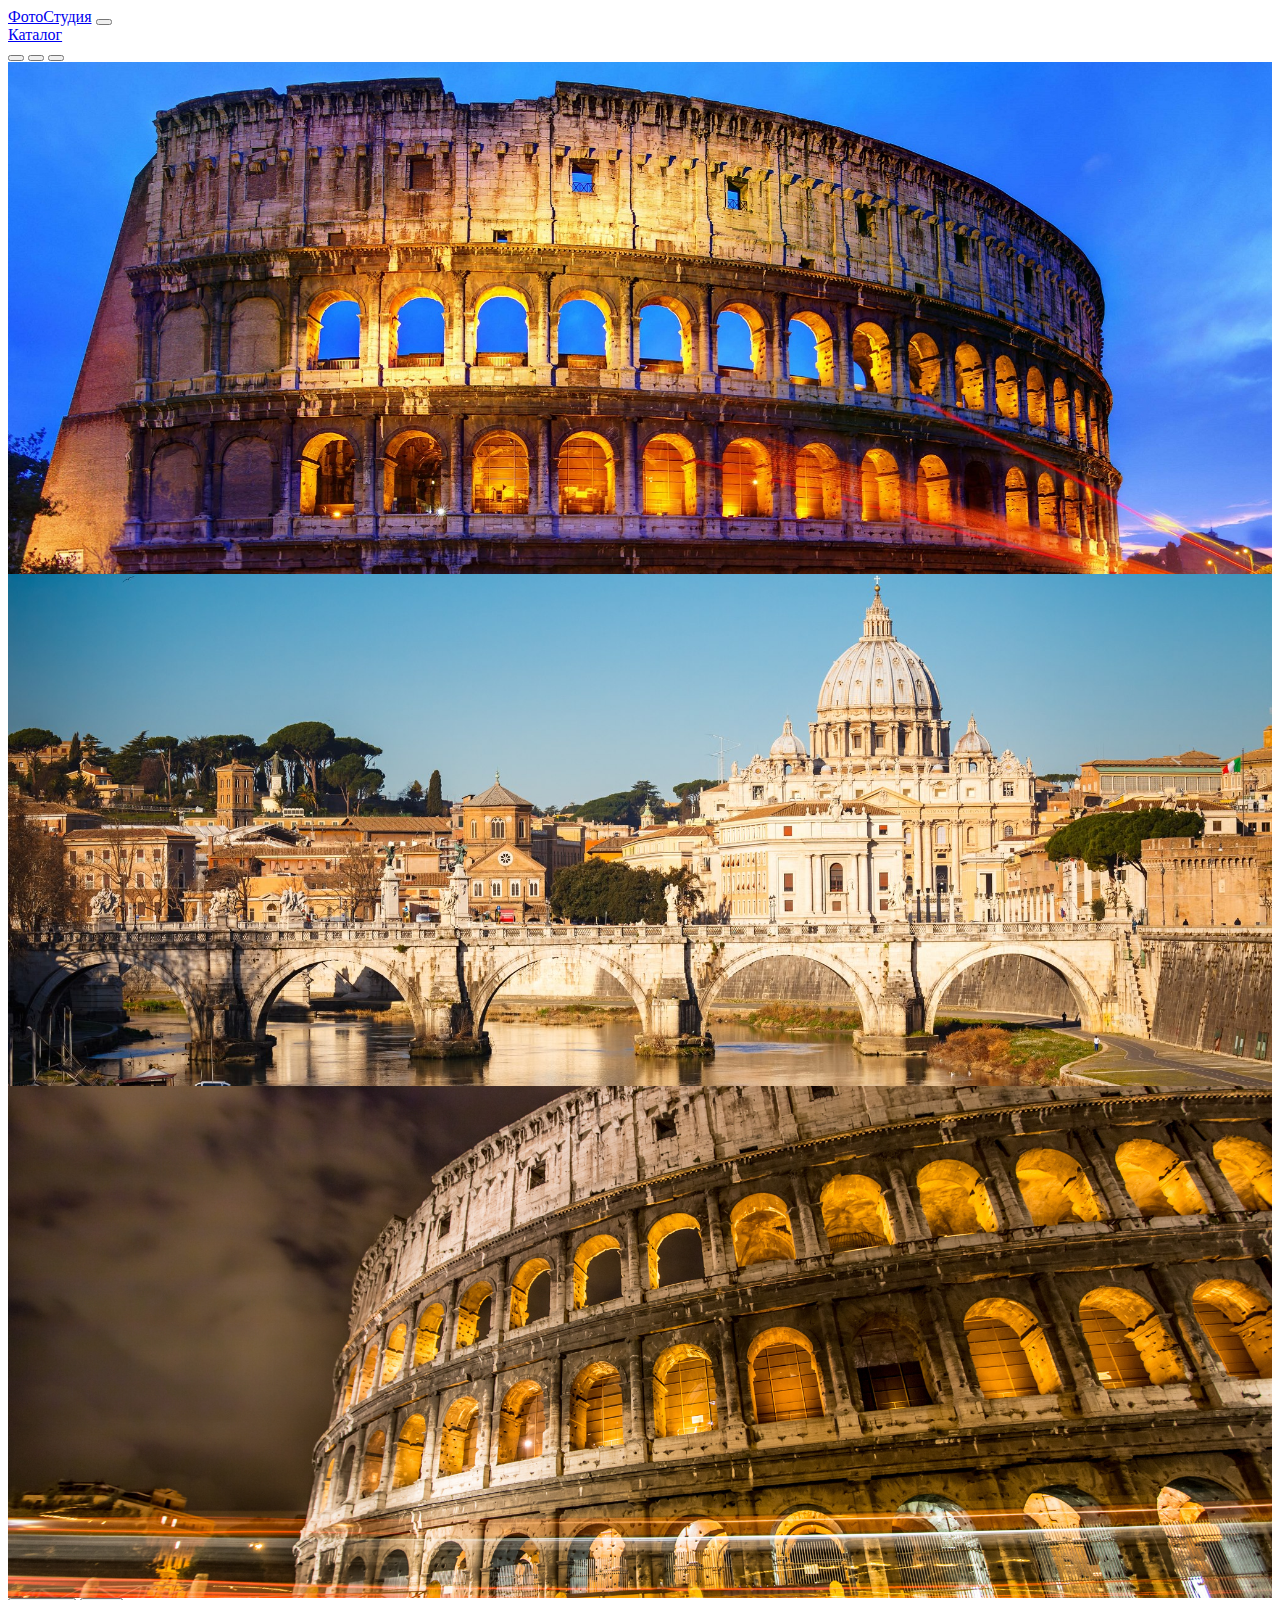
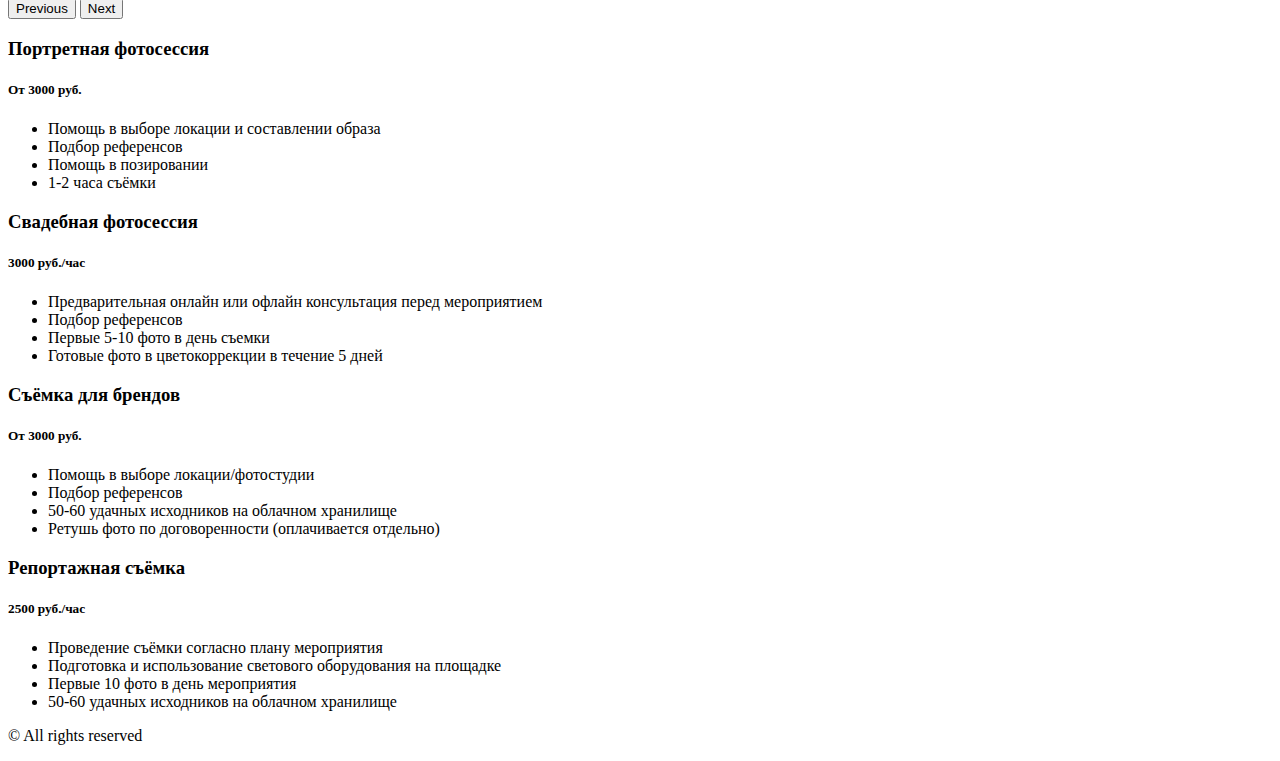
<file: photographService.html>
<!DOCTYPE html>
<html lang="en">
<head>
    <meta charset="UTF-8">
    <meta http-equiv="X-UA-Compatible" content="IE=edge">
    <meta name="viewport" content="width=device-width, initial-scale=1.0">
    <title>Photosession Studio</title>
    <link href="https://cdn.jsdelivr.net/npm/bootstrap@5.3.0-alpha1/dist/css/bootstrap.min.css" rel="stylesheet" integrity="sha384-GLhlTQ8iRABdZLl6O3oVMWSktQOp6b7In1Zl3/Jr59b6EGGoI1aFkw7cmDA6j6gD" crossorigin="anonymous">
    <link rel="stylesheet" href="css/style.css">
</head>
<body class="d-flex flex-column min-vh-100">
  <header>
    <nav class="navbar navbar-expand-lg bg-body-tertiary">
      <div class="container">
        <a class="navbar-brand" href="index.html">ФотоСтудия</a>
        <button class="navbar-toggler" type="button" data-bs-toggle="collapse" data-bs-target="#navbarNavAltMarkup" aria-controls="navbarNavAltMarkup" aria-expanded="false" aria-label="Toggle navigation">
          <span class="navbar-toggler-icon"></span>
        </button>
        <div class="collapse navbar-collapse" id="navbarNavAltMarkup">
          <div class="navbar-nav">
            <a class="nav-link" href="catalog.html">Каталог</a>
          </div>
        </div>
      </div>
    </nav>
  </header>
    <div id="carouselExampleDark" class="carousel carousel-dark slide">
      <div class="carousel-indicators">
        <button type="button" data-bs-target="#carouselExampleDark" data-bs-slide-to="0" class="active" aria-current="true" aria-label="Slide 1"></button>
        <button type="button" data-bs-target="#carouselExampleDark" data-bs-slide-to="1" aria-label="Slide 2"></button>
        <button type="button" data-bs-target="#carouselExampleDark" data-bs-slide-to="2" aria-label="Slide 3"></button>
      </div>
      <div class="carousel-inner">
        <div class="carousel-item active carousel-item--xl" data-bs-interval="10000">
          <img src="img/photographService1.jpg" class="d-block w-100" alt="photographService1">
        </div>
        <div class="carousel-item carousel-item--xl" data-bs-interval="2000">
          <img src="img/photographService2.jpg" class="d-block w-100" alt="photographService2">
        </div>
        <div class="carousel-item carousel-item--xl"> 
          <img src="img/photographService3.jpeg" class="d-block w-100" alt="photographService3"> 
        </div>
      </div>
      <button class="carousel-control-prev" type="button" data-bs-target="#carouselExampleDark" data-bs-slide="prev">
        <span class="carousel-control-prev-icon" aria-hidden="true"></span>
        <span class="visually-hidden">Previous</span>
      </button>
      <button class="carousel-control-next" type="button" data-bs-target="#carouselExampleDark" data-bs-slide="next">
        <span class="carousel-control-next-icon" aria-hidden="true"></span>
        <span class="visually-hidden">Next</span>
      </button>
    </div>
      <div class="container mt-5">
        <div class="row">
          <div class="col-lg-6 mb-5">
            <h3>Портретная фотосессия</h3>
            <h5>От 3000 руб.</h5>
            <ul>
              <li>Помощь в выборе локации и составлении образа</li>
              <li>Подбор референсов</li>
              <li>Помощь в позировании</li>
              <li>1-2 часа съёмки</li>
            </ul>
          </div>
          <div class="col-lg-6 mb-5">
            <h3>Свадебная фотосессия</h3>
            <h5>3000 руб./час</h5>
            <ul>
              <li>Предварительная онлайн или офлайн консультация перед мероприятием</li>
              <li>Подбор референсов</li>
              <li>Первые 5-10 фото в день съемки</li>
              <li>Готовые фото в цветокоррекции в течение 5 дней</li>
            </ul>
          </div>
          <div class="col-lg-6 mb-5">
            <h3>Съёмка для брендов</h3>
            <h5>От 3000 руб.</h5>
            <ul>
              <li>Помощь в выборе локации/фотостудии</li>
              <li>Подбор референсов</li>
              <li>50-60 удачных исходников на облачном хранилище</li>
              <li>Ретушь фото по договоренности (оплачивается отдельно)</li>
            </ul>
          </div>
          <div class="col-lg-6 mb-5">
            <h3>Репортажная съёмка</h3>
            <h5>2500 руб./час</h5>
            <ul>
              <li>Проведение съёмки согласно плану мероприятия</li>
              <li>Подготовка и использование светового оборудования на площадке</li>
              <li>Первые 10 фото в день мероприятия</li>
              <li>50-60 удачных исходников на облачном хранилище</li>
            </ul>
          </div>
        </div>
      </div>
  <footer class="mt-auto">
    <div class="container">
      <p class="text-center text-muted">© All rights reserved</p>
    </div>
  </footer>
  <script src="https://cdn.jsdelivr.net/npm/bootstrap@5.1.3/dist/js/bootstrap.bundle.min.js" integrity="sha384-ka7Sk0Gln4gmtz2MlQnikT1wXgYsOg+OMhuP+IlRH9sENBO0LRn5q+8nbTov4+1p" crossorigin="anonymous"></script>
</body>
</html>
</file>
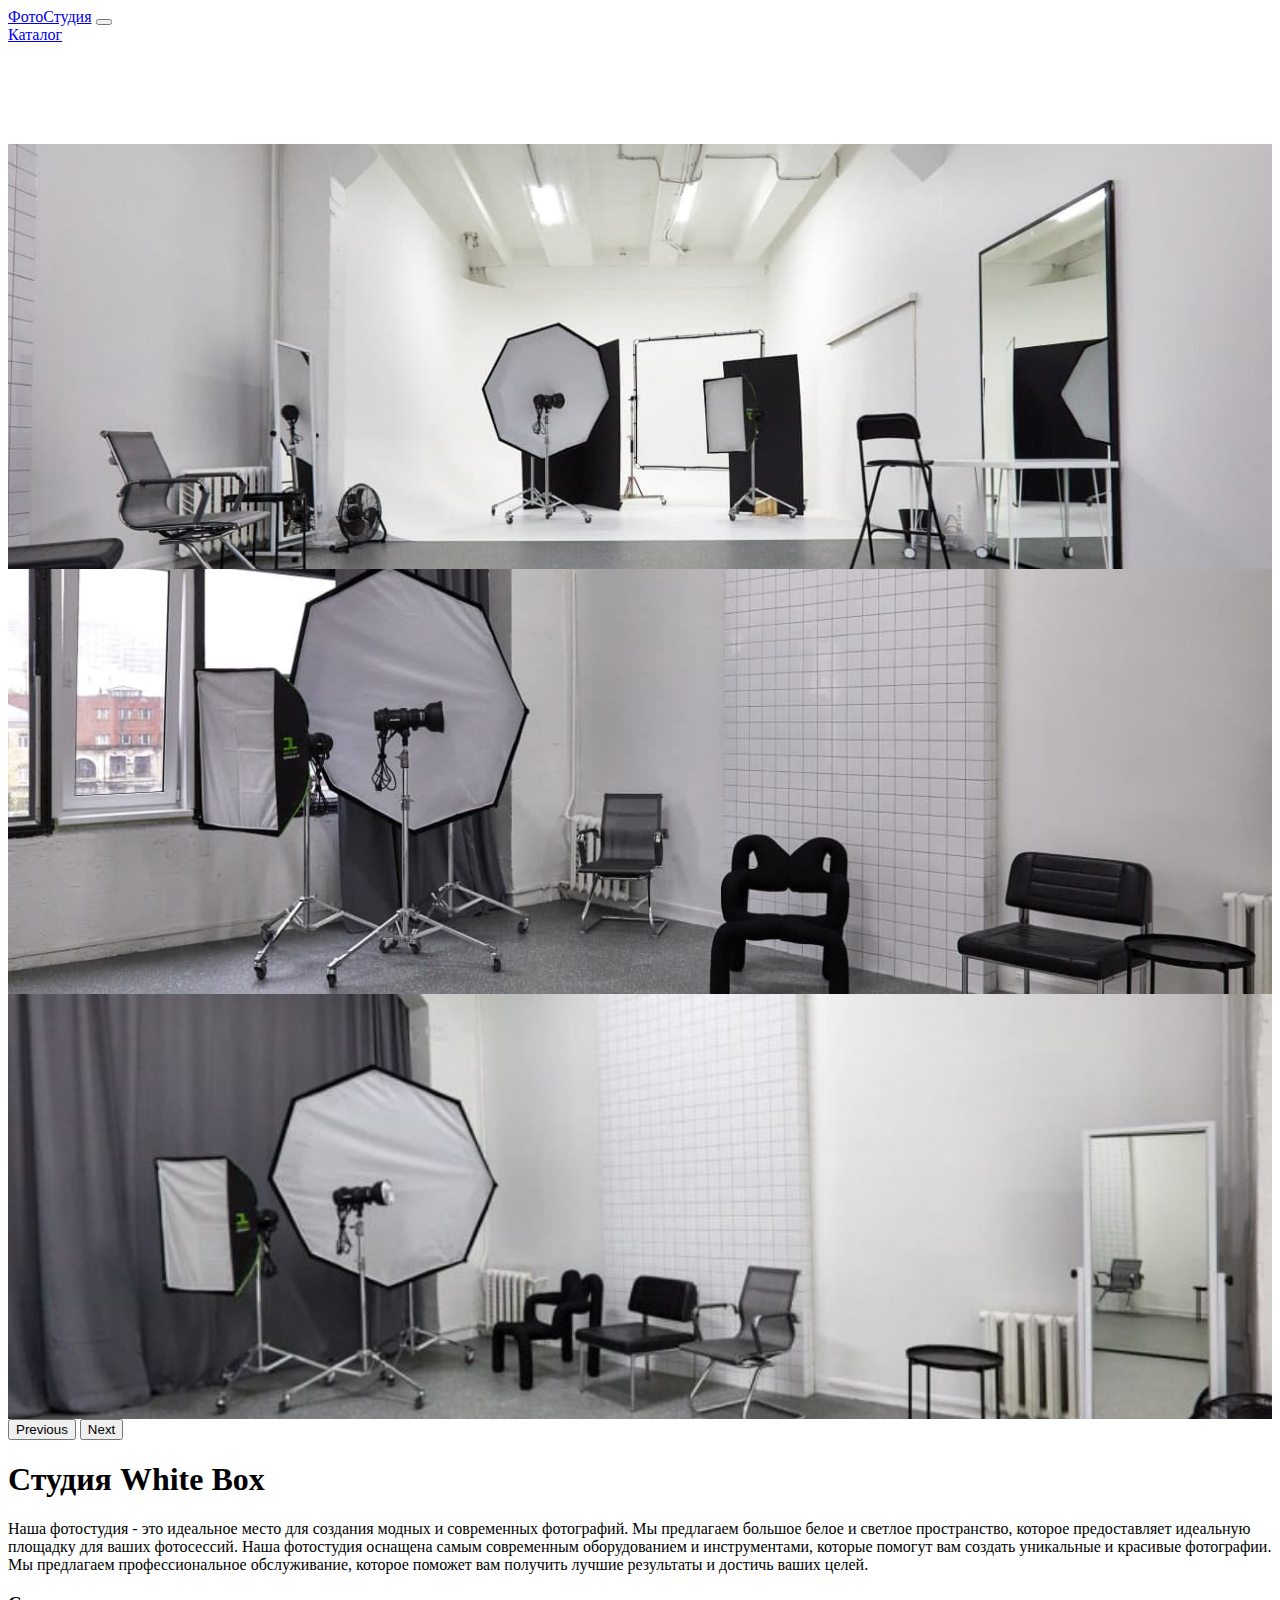
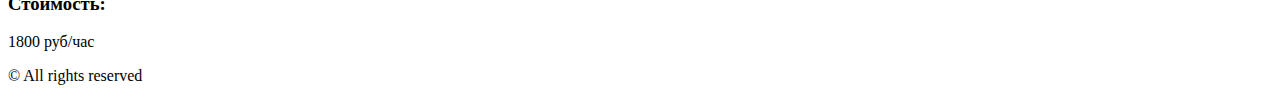
<file: whiteBoxRoom.html>
<!DOCTYPE html>
<html lang="en">
<head>
    <meta charset="UTF-8">
    <meta http-equiv="X-UA-Compatible" content="IE=edge">
    <meta name="viewport" content="width=device-width, initial-scale=1.0">
    <title>Photosession Studio</title>
    <link href="https://cdn.jsdelivr.net/npm/bootstrap@5.3.0-alpha1/dist/css/bootstrap.min.css" rel="stylesheet" integrity="sha384-GLhlTQ8iRABdZLl6O3oVMWSktQOp6b7In1Zl3/Jr59b6EGGoI1aFkw7cmDA6j6gD" crossorigin="anonymous">
    <link rel="stylesheet" href="css/style.css">
</head>
<body class="d-flex flex-column min-vh-100">
  <header>
    <nav class="navbar navbar-expand-lg bg-body-tertiary">
      <div class="container">
        <a class="navbar-brand" href="index.html">ФотоСтудия</a>
        <button class="navbar-toggler" type="button" data-bs-toggle="collapse" data-bs-target="#navbarNavAltMarkup" aria-controls="navbarNavAltMarkup" aria-expanded="false" aria-label="Toggle navigation">
          <span class="navbar-toggler-icon"></span>
        </button>
        <div class="collapse navbar-collapse" id="navbarNavAltMarkup">
          <div class="navbar-nav">
            <a class="nav-link" href="catalog.html">Каталог</a>
          </div>
        </div>
      </div>
    </nav>
  </header>
  <section class="main-content">
    <div class="container text-center">
      <div class="row">
        <div class="col-lg-6 mb-5">
          <div id="carouselExample" class="carousel slide">
            <div class="carousel-inner">
              <div class="carousel-item active">
                <img src="img/whiteRoom1.jpg" class="d-block w-100" alt="whiteRoom1">
              </div>
              <div class="carousel-item">
                <img src="img/whiteRoom2.jpg" class="d-block w-100" alt="whiteRoom2">
              </div>
              <div class="carousel-item">
                <img src="img/whiteRoom3.jpg" class="d-block w-100" alt="whiteRoom3">
              </div>
            </div>
            <button class="carousel-control-prev" type="button" data-bs-target="#carouselExample" data-bs-slide="prev">
              <span class="carousel-control-prev-icon" aria-hidden="true"></span>
              <span class="visually-hidden">Previous</span>
            </button>
            <button class="carousel-control-next" type="button" data-bs-target="#carouselExample" data-bs-slide="next">
              <span class="carousel-control-next-icon" aria-hidden="true"></span>
              <span class="visually-hidden">Next</span>
            </button>
          </div>
        </div>
        <div class="col-lg-6">
          <h1>Студия White Box</h1>
          <p>
              Наша фотостудия - это идеальное место для создания модных и современных фотографий. Мы предлагаем большое белое и светлое пространство, которое предоставляет идеальную площадку для ваших фотосессий. Наша фотостудия оснащена самым современным оборудованием и инструментами, которые помогут вам создать уникальные и красивые фотографии. Мы предлагаем профессиональное обслуживание, которое поможет вам получить лучшие результаты и достичь ваших целей.
          </p>
          <h3>Стоимость:</h3><p>1800 руб/час</p>
        </div>
      </div>
    </div>
  </section>
  <footer class="mt-auto">
    <div class="container">
      <p class="text-center text-muted">© All rights reserved</p>
    </div>
  </footer>
  <script src="https://cdn.jsdelivr.net/npm/bootstrap@5.1.3/dist/js/bootstrap.bundle.min.js" integrity="sha384-ka7Sk0Gln4gmtz2MlQnikT1wXgYsOg+OMhuP+IlRH9sENBO0LRn5q+8nbTov4+1p" crossorigin="anonymous"></script>
</body>
</html>
</file>
<file: css/style.css>
.catalog {
    padding-top: 40px;
}

html {
    width:100vw;
    overflow-x:hidden; 
    /* при появлении полосы прокрутки все съезжало, это исправило */
}

.card {
    min-height: 510px;
}

.card-text {
    height: 72px;
    overflow: hidden;
} 

.card-title {
    height: 50px;
    overflow: hidden;
} 

.wrapper-img {
    width: 100%;
    height: 274px;
}

.wrapper-img img {
    width: 100%;
    height: 100%;
    object-fit: cover;
}

.main-content {
    padding-top: 100px;
}

.carousel-item {
    width: 100%;
    height: 425px;
}

.carousel-item--xl {
    width: 100%;
    height: 512px;
}

.carousel-item img {
    width: 100%;
    height: 100%;
    object-fit: cover;
}

.carousel-text {
    color: white;
}

carousel-inner--xl {
    height: 510px;
}
</file>
